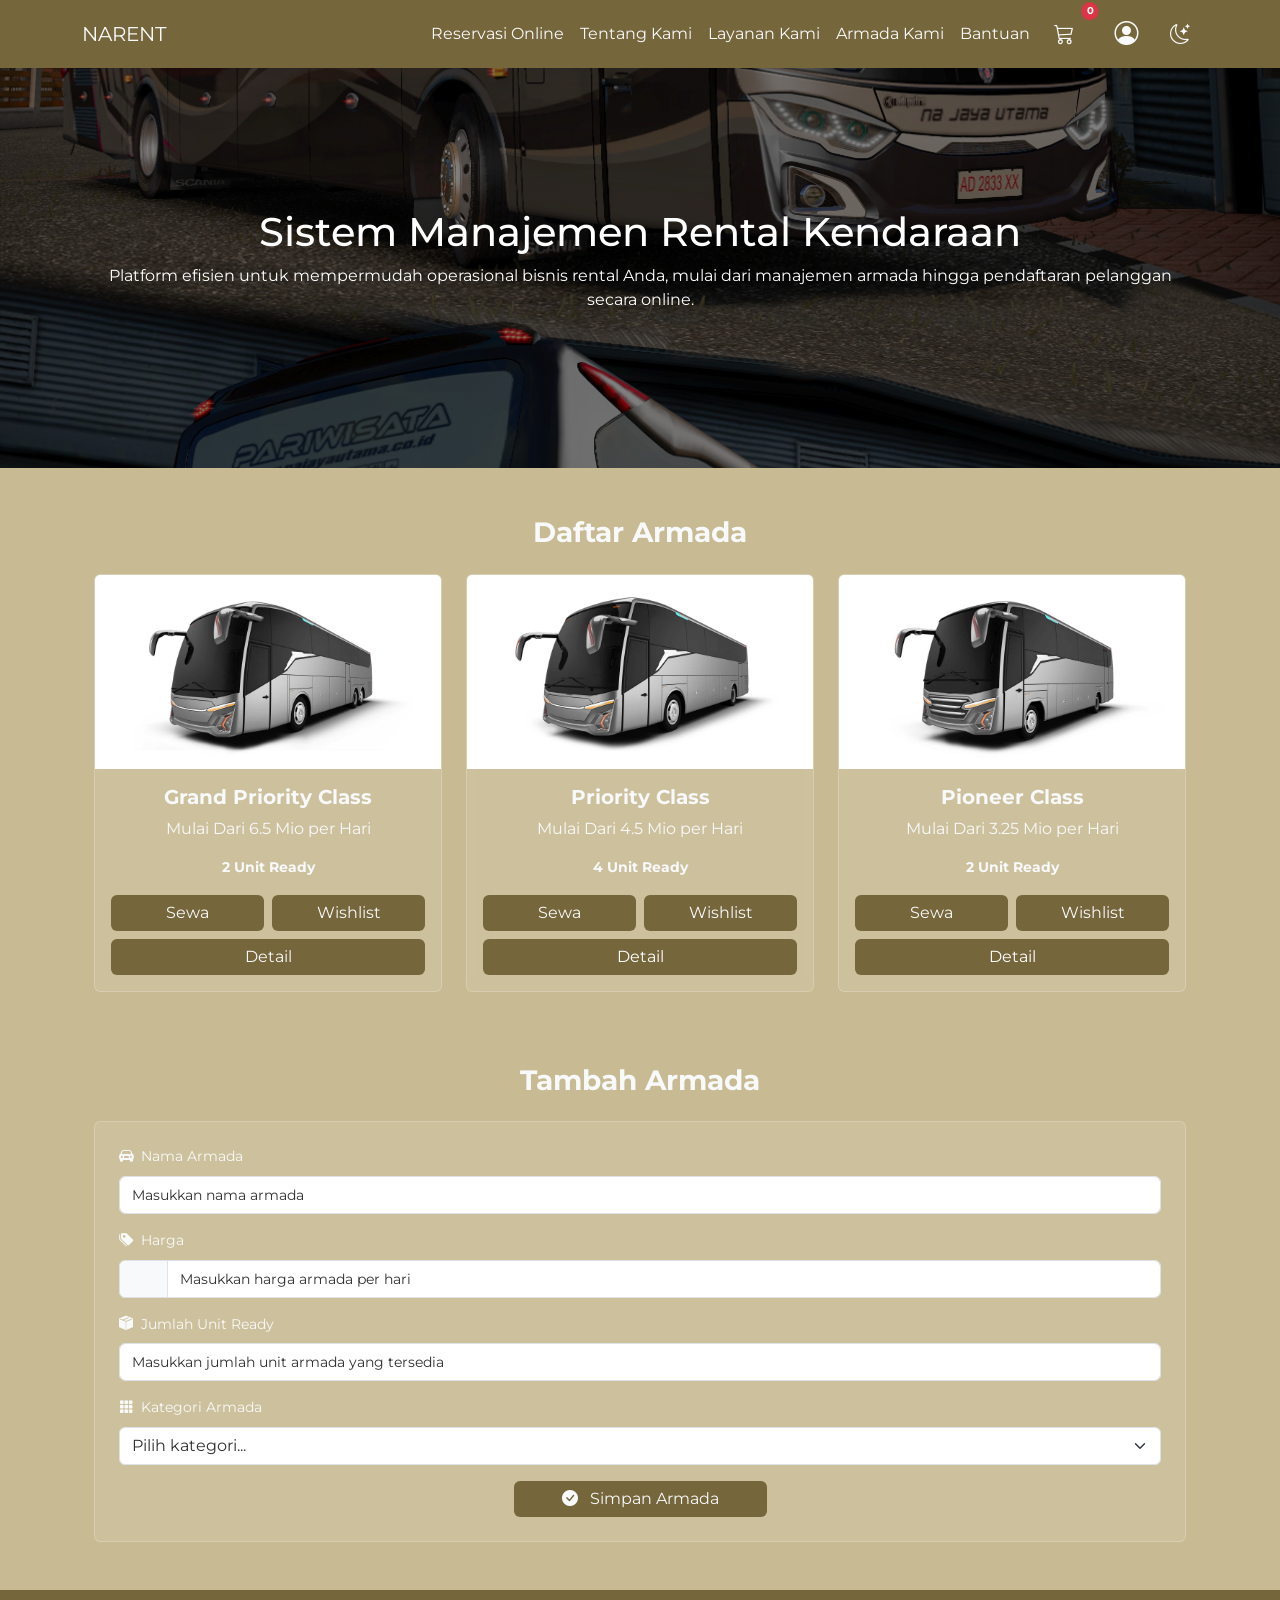
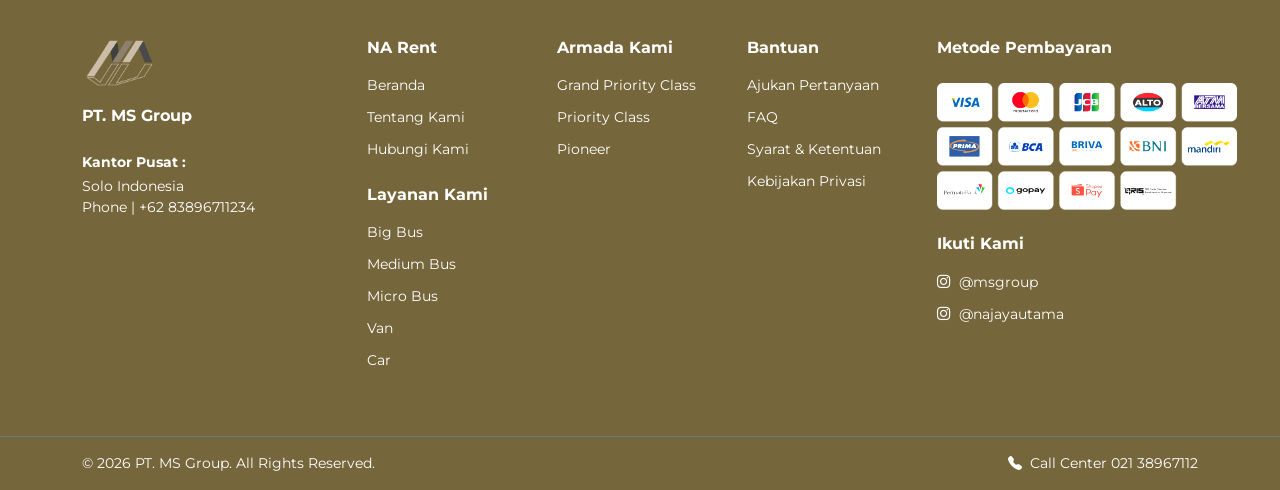
<file: narent/index.html>
<!DOCTYPE html>
<html lang="id">
<head>
    <meta charset="UTF-8">
    <title>narentcar</title>

    <link href="https://cdn.jsdelivr.net/npm/bootstrap@5.3.3/dist/css/bootstrap.min.css" rel="stylesheet">
    <link href="https://fonts.googleapis.com/css2?family=Montserrat:wght@400;700&display=swap" rel="stylesheet">
    <link rel="stylesheet" href="https://cdn.jsdelivr.net/npm/bootstrap-icons@1.11.3/font/bootstrap-icons.min.css">
    <link rel="stylesheet" href="css/style.css"/>
</head>
<body>
    <nav class="navbar navbar-expand-lg">
        <div class="container">
            <a class="navbar-brand" href="#">NARENT</a>

            <button class="navbar-toggler white" type="button" data-bs-toggle="collapse" data-bs-target="#navbarNav">
                <span class="navbar-toggler-icon"></span>
            </button>

            <div class="collapse navbar-collapse" id="navbarNav">
                <ul class="navbar-nav ms-auto align-items-center">
                    <li class="nav-item">
                        <a class="nav-link" href="#">
                            Reservasi Online
                         </a>
                    </li>                 
                    <li class="nav-item dropdown">
                        <a class="nav-link" href="#">
                            Tentang Kami
                        </a>
                    </li>
                    <li class="nav-item dropdown">
                        <a class="nav-link" href="#">
                            Layanan Kami
                        </a>
                    </li>
                    <li class="nav-item dropdown">
                        <a class="nav-link" href="#">
                            Armada Kami
                        </a>
                    </li>
                    <li class="nav-item dropdown">
                        <a class="nav-link" href="#">
                            Bantuan
                        </a>
                    </li>
                    <li class="nav-item">
                        <a class="nav-link position-relative px-3" href="javascript:void(0)" onclick="tampilkanWishlist()" title="Keranjang Wishlist">
                            <i class="bi bi-cart3 fs-5"></i> <span id="wishlist-count" class="position-absolute top-0 start-100 translate-middle badge rounded-pill bg-danger" style="font-size: 0.65rem; padding: 0.35em 0.5em;">
                                0
                            </span>
                        </a>
                    </li>
                    <li class="nav-item ms-lg-3">
                        <a class="nav-link" href="#">
                            <i class="bi bi-person-circle fs-4 me-2"></i>
                        </a>
                    </li>
                    <li class="nav-item ms-lg-2">
                        <button id="btn-theme" class="btn nav-link border-0 shadow-none" title="Ganti Tema">
                            <i class="bi bi-moon-stars fs-5" id="theme-icon"></i>
                        </button>
                    </li>
                </ul>
            </div>
        </div>
    </nav>

    <div class="hero text-center text-white d-flex align-items-center">
        <div class="container">
            <h1>Sistem Manajemen Rental Kendaraan</h1>
            <p>Platform efisien untuk mempermudah operasional bisnis rental Anda, mulai dari manajemen armada hingga pendaftaran pelanggan secara online.</p>
        </div>
    </div>

    <div class="daftar-armada container mt-5">
        <h3 class="mb-4 fw-bold">Daftar Armada</h3>
        <div class="row">
            <div class="col-md-4">
                <div class="card mb-4">
                    <img src="assets/jb5-shdt.jpg" class="card-img-top"/>
                    <div class="card-body">
                        <h5 class="card-title">Grand Priority Class</h5>
                        <p class="card-text">Mulai Dari 6.5 Mio per Hari</p>
                        <span class="stok-text mb-3">2 Unit Ready</span> <div class="d-flex justify-content-between w-100 mb-2">
                            <button class="btn btn-primary btn-sewa w-50 me-1">Sewa</button>
                            <button class="btn btn-primary btn-wishlist w-50 ms-1">Wishlist</button>
                        </div>
                        <a href="./armada/grandpriorityclass.html" class="btn btn-primary w-100">Detail</a>
                    </div>
                </div>
            </div>
            <div class="col-md-4">
                <div class="card mb-4">
                    <img src="assets/jb5-mhd.jpg" class="card-img-top"/>
                    <div class="card-body">
                        <h5 class="card-title">Priority Class</h5>
                        <p class="card-text">Mulai Dari 4.5 Mio per Hari</p>
                        <span class="stok-text mb-3">4 Unit Ready</span> <div class="d-flex justify-content-between w-100 mb-2">
                            <button class="btn btn-primary btn-sewa w-50 me-1">Sewa</button>
                            <button class="btn btn-primary btn-wishlist w-50 ms-1">Wishlist</button>
                        </div>
                        <a href="" class="btn btn-primary w-100">Detail</a>
                    </div>
                </div>
            </div>
            <div class="col-md-4">
                <div class="card mb-4">
                    <img src="assets/jb5-med.jpg" class="card-img-top"/>
                    <div class="card-body">
                        <h5 class="card-title">Pioneer Class</h5>
                        <p class="card-text">Mulai Dari 3.25 Mio per Hari</p>
                        <span class="stok-text mb-3">2 Unit Ready</span> <div class="d-flex justify-content-between w-100 mb-2">
                            <button class="btn btn-primary btn-sewa w-50 me-1">Sewa</button>
                            <button class="btn btn-primary btn-wishlist w-50 ms-1">Wishlist</button>
                        </div>
                        <a href="" class="btn btn-primary w-100">Detail</a>
                    </div>
                </div>
            </div>
        </div>
    </div>

    <div class="tambah-armada container mt-5 mb-5">
        <h3 class="mb-4 fw-bold text-white">Tambah Armada</h3>
        <div class="card p-4">
            <form>
                <div class="mb-3">
                    <label class="form-label d-flex align-items-center">
                        <i class="bi bi-car-front-fill me-2"></i> Nama Armada
                    </label>
                    <input style="-webkit-text-fill-color: rgb(49, 49, 49);" type="text" class="form-control" placeholder="Masukkan nama armada" />
                </div>

                <div class="mb-3">
                    <label class="form-label d-flex align-items-center">
                        <i class="bi bi-tags-fill me-2"></i> Harga
                    </label>
                    <div class="input-group">
                        <span class="input-group-text">Rp</span>
                        <input style="-webkit-text-fill-color: rgb(49, 49, 49);" type="number" class="form-control" placeholder="Masukkan harga armada per hari" />
                    </div>
                </div>
                <div class="mb-3">
                    <label class="form-label d-flex align-items-center">
                        <i class="bi bi-box-seam-fill me-2"></i> Jumlah Unit Ready
                    </label>
                    <input style="-webkit-text-fill-color: rgb(49, 49, 49);" type="number" class="form-control" placeholder="Masukkan jumlah unit armada yang tersedia" />
                </div>

                <div class="mb-3">
                    <label class="form-label d-flex align-items-center">
                        <i class="bi bi-grid-3x3-gap-fill me-2"></i> Kategori Armada
                    </label>
                    <select style="-webkit-text-fill-color: rgb(49, 49, 49);" class="form-select">
                        <option selected disabled>Pilih kategori...</option>
                        <option>Big Bus</option>
                        <option>Medium Bus</option>
                        <option>Micro Bus</option>
                        <option>Van</option>
                        <option>Car</option>
                    </select>
                </div>

                <div class="text-center">
                    <button type="submit" class="btn btn-primary px-5">
                        <i class="bi bi-check-circle-fill me-2"></i> Simpan Armada
                    </button>
                </div>
            </form>
        </div>
    </div>
    
    <footer class="main-footer">
        <div class="container py-5">
            <div class="row gy-4">
                <div class="col-lg-3 col-md-6">
                    <img src="assets/logo.png" alt="Logo" class="mb-3" style="max-height: 50px;">
                    <p class="fw-bold mb-1">PT. MS Group</p>
                    <div class="office-info mt-4">
                        <p class="fw-bold mb-1">Kantor Pusat :</p>
                        <p class="small">
                            Solo Indonesia<br>
                            Phone | +62 83896711234
                        </p>
                    </div>
                </div>
                <div class="col-lg-2 col-md-6">
                    <h6 class="fw-bold mb-3">NA Rent</h6>
                    <ul class="list-unstyled footer-links">
                        <li><a href="#">Beranda</a></li>
                        <li><a href="#">Tentang Kami</a></li>
                        <li><a href="#">Hubungi Kami</a></li>
                    </ul>
                    <h6 class="fw-bold mb-3 mt-4">Layanan Kami</h6>
                    <ul class="list-unstyled footer-links">
                        <li><a href="#">Big Bus</a></li>
                        <li><a href="#">Medium Bus</a></li>
                        <li><a href="#">Micro Bus</a></li>
                        <li><a href="#">Van</a></li>
                        <li><a href="#">Car</a></li>
                    </ul>
                </div>
                <div class="col-lg-2 col-md-6">
                    <h6 class="fw-bold mb-3">Armada Kami</h6>
                    <ul class="list-unstyled footer-links">
                        <li><a href="armada/grandpriorityclass.html">Grand Priority Class</a></li>
                        <li><a href="#">Priority Class</a></li>
                        <li><a href="#">Pioneer</a></li>
                    </ul>
                </div>
                <div class="col-lg-2 col-md-6">
                    <h6 class="fw-bold mb-3">Bantuan</h6>
                    <ul class="list-unstyled footer-links">
                        <li><a href="#">Ajukan Pertanyaan</a></li>
                        <li><a href="#">FAQ</a></li>
                        <li><a href="#">Syarat & Ketentuan</a></li>
                        <li><a href="#">Kebijakan Privasi</a></li>
                    </ul>
                </div>
                <div class="col-lg-3 col-md-12">
                    <h6 class="fw-bold mb-3">Metode Pembayaran</h6>
                    <div class="payment-grid">
                        <img src="assets/footer-payment.png" alt="Metode Pembayaran">
                    </div>  
                    <h6 class="fw-bold mb-3 mt-4">Ikuti Kami</h6>
                    <ul class="list-unstyled footer-links">
                        <li>
                            <a href="https://instagram.com/msgroup" class="text-white text-decoration-none">
                                <i class="bi bi-instagram me-2"></i>@msgroup
                            </a>
                        </li>
                        <li>
                            <a href="https://instagram.com/najayautama" class="text-white text-decoration-none">
                                <i class="bi bi-instagram me-2"></i>@najayautama
                            </a>
                        </li>
                    </ul>
                </div>
            </div>
        </div>
        <div class="footer-bottom py-3 border-top border-secondary">
            <div class="container d-flex flex-column flex-md-row justify-content-between align-items-center">
                <p class="mb-0 small">© 2026 PT. MS Group. All Rights Reserved.</p>
                <p class="mb-0 small">
                    <i class="bi bi-telephone-fill me-2"></i>Call Center 021 38967112
                </p>
            </div>
        </div>
    </footer>
    
    <div class="modal fade" id="wishlistModal" tabindex="-1" aria-hidden="true">
        <div class="modal-dialog">
            <div class="modal-content">
            <div class="modal-header">
                <h5 class="modal-title fw-bold">Daftar Wishlist Anda</h5>
                <button type="button" class="btn-close" data-bs-dismiss="modal" aria-label="Close"></button>
            </div>
            <div class="modal-body">
                <ul id="daftar-wishlist" class="list-group list-group-flush">
                    </ul>
            </div>
            <div class="modal-footer">
                <button type="button" class="btn btn-secondary" onclick="hapusWishlist()">Kosongkan</button>
                <button type="button" class="btn btn-primary" data-bs-dismiss="modal">Tutup</button>
            </div>
            </div>
        </div>
    </div>

    <script src="https://cdn.jsdelivr.net/npm/bootstrap@5.3.3/dist/js/bootstrap.bundle.min.js"></script>
    <script src="js/script.js"></script>
</body>
</html>
</file>
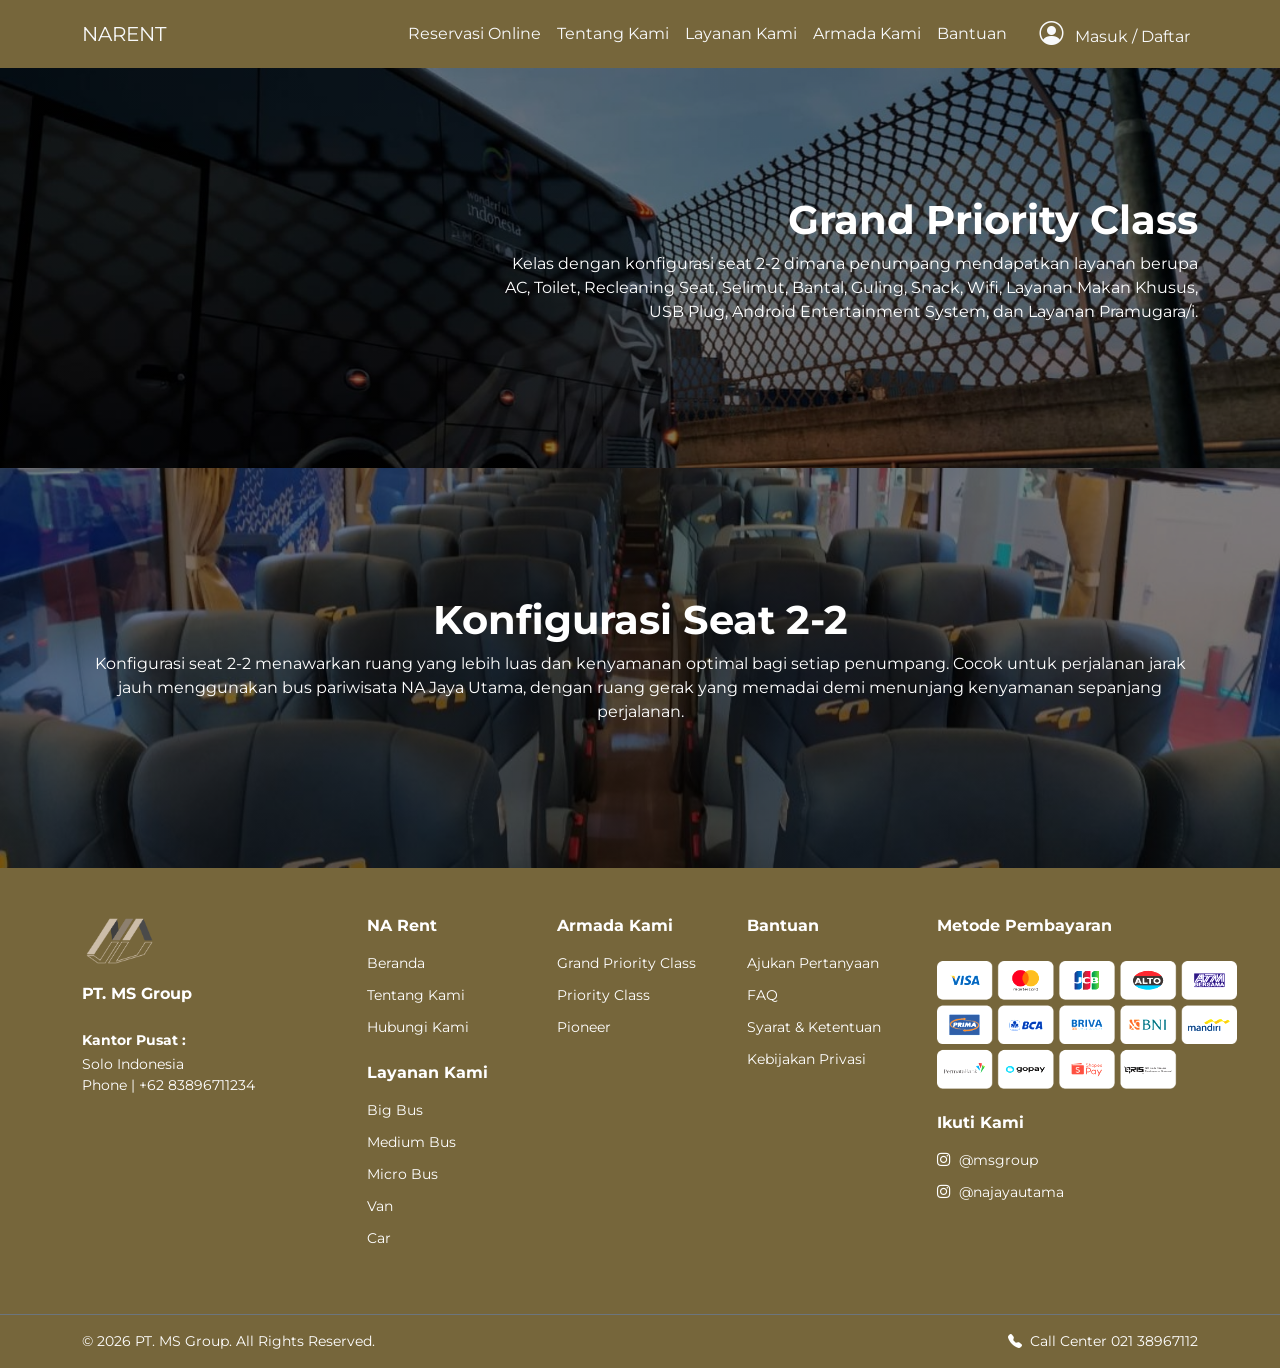
<file: narent/armada/grandpriorityclass.html>
<!DOCTYPE html>
<html lang="id">
<head>
    <meta charset="UTF-8">
    <title>narentcar</title>

    <link href="https://cdn.jsdelivr.net/npm/bootstrap@5.3.3/dist/css/bootstrap.min.css" rel="stylesheet">
    <link href="https://fonts.googleapis.com/css2?family=Montserrat:wght@400;700&display=swap" rel="stylesheet">
    <link rel="stylesheet" href="https://cdn.jsdelivr.net/npm/bootstrap-icons@1.11.3/font/bootstrap-icons.min.css">
    <link rel="stylesheet" href="../css/style.css"/>
</head>
<body>
    <nav class="navbar navbar-expand-lg">
        <div class="container">
            <a class="navbar-brand" href="#">NARENT</a>

            <button class="navbar-toggler white" type="button" data-bs-toggle="collapse" data-bs-target="#navbarNav">
                <span class="navbar-toggler-icon"></span>
            </button>

            <div class="collapse navbar-collapse" id="navbarNav">
                <ul class="navbar-nav ms-auto align-items-center">
                    <li class="nav-item">
                        <a class="nav-link" href="#">
                            Reservasi Online
                        </a>
                    </li>
                    <li class="nav-item dropdown">
                        <a class="nav-link" href="#">
                            Tentang Kami
                        </a>
                    </li>
                    <li class="nav-item dropdown">
                        <a class="nav-link" href="#">
                            Layanan Kami
                        </a>
                    </li>
                    <li class="nav-item dropdown">
                        <a class="nav-link" href="#">
                            Armada Kami
                        </a>
                    </li>
                    <li class="nav-item dropdown">
                        <a class="nav-link" href="#">
                            Bantuan
                        </a>
                    </li>
                    <li class="nav-item ms-lg-3">
                        <a class="nav-link" href="#">
                            <i class="bi bi-person-circle fs-4 me-2"></i> Masuk / Daftar
                        </a>
                    </li>
                </ul>
            </div>
        </div>
    </nav>
    
    <div class="armada-gpc text-white d-flex align-items-center">
        <div class="container">
            <h1 class="text-right fw-bold">Grand Priority Class</h1>
            <p>Kelas dengan konfigurasi seat 2-2 dimana penumpang mendapatkan layanan berupa <br> AC, Toilet, Recleaning Seat, Selimut, Bantal, Guling, Snack, Wifi, Layanan Makan Khusus, <br> USB Plug, Android Entertainment System, dan Layanan Pramugara/i.</p>
        </div>
    </div>

    <div class="gpc-interior text-center text-white d-flex align-items-center">
        <div class="container">
            <h1 class="text-right fw-bold">Konfigurasi Seat 2-2</h1>
            <p>Konfigurasi seat 2-2 menawarkan ruang yang lebih luas dan kenyamanan optimal bagi setiap penumpang. Cocok untuk perjalanan jarak jauh menggunakan bus pariwisata NA Jaya Utama, dengan ruang gerak yang memadai demi menunjang kenyamanan sepanjang perjalanan.</p>
        </div>
    </div>

    <footer class="main-footer">
        <div class="container py-5">
            <div class="row gy-4">
                <div class="col-lg-3 col-md-6">
                    <img src="../assets/logo.png" alt="Logo" class="mb-3" style="max-height: 50px;">
                    <p class="fw-bold mb-1">PT. MS Group</p>
                    <div class="office-info mt-4">
                        <p class="fw-bold mb-1">Kantor Pusat :</p>
                        <p class="small">
                            Solo Indonesia<br>
                            Phone | +62 83896711234
                        </p>
                    </div>
                </div>
                <div class="col-lg-2 col-md-6">
                    <h6 class="fw-bold mb-3">NA Rent</h6>
                    <ul class="list-unstyled footer-links">
                        <li><a href="../index.html">Beranda</a></li>
                        <li><a href="#">Tentang Kami</a></li>
                        <li><a href="#">Hubungi Kami</a></li>
                    </ul>
                    <h6 class="fw-bold mb-3 mt-4">Layanan Kami</h6>
                    <ul class="list-unstyled footer-links">
                        <li><a href="#">Big Bus</a></li>
                        <li><a href="#">Medium Bus</a></li>
                        <li><a href="#">Micro Bus</a></li>
                        <li><a href="#">Van</a></li>
                        <li><a href="#">Car</a></li>
                    </ul>
                </div>
                <div class="col-lg-2 col-md-6">
                    <h6 class="fw-bold mb-3">Armada Kami</h6>
                    <ul class="list-unstyled footer-links">
                        <li><a href="#">Grand Priority Class</a></li>
                        <li><a href="#">Priority Class</a></li>
                        <li><a href="#">Pioneer</a></li>
                    </ul>
                </div>
                <div class="col-lg-2 col-md-6">
                    <h6 class="fw-bold mb-3">Bantuan</h6>
                    <ul class="list-unstyled footer-links">
                        <li><a href="#">Ajukan Pertanyaan</a></li>
                        <li><a href="#">FAQ</a></li>
                        <li><a href="#">Syarat & Ketentuan</a></li>
                        <li><a href="#">Kebijakan Privasi</a></li>
                    </ul>
                </div>
                <div class="col-lg-3 col-md-12">
                    <h6 class="fw-bold mb-3">Metode Pembayaran</h6>
                    <div class="payment-grid">
                        <img src="../assets/footer-payment.png" alt="Metode Pembayaran">
                    </div>
                    <h6 class="fw-bold mb-3 mt-4">Ikuti Kami</h6>
                    <ul class="list-unstyled footer-links">
                        <li>
                            <a href="https://instagram.com/msgroup" class="text-white text-decoration-none">
                                <i class="bi bi-instagram me-2"></i>@msgroup
                            </a>
                        </li>
                        <li>
                            <a href="https://instagram.com/najayautama" class="text-white text-decoration-none">
                                <i class="bi bi-instagram me-2"></i>@najayautama
                            </a>
                        </li>
                    </ul>
                </div>
            </div>
        </div>
        <div class="footer-bottom py-3 border-top border-secondary">
            <div class="container d-flex flex-column flex-md-row justify-content-between align-items-center">
                <p class="mb-0 small">© 2026 PT. MS Group. All Rights Reserved.</p>
                <p class="mb-0 small">
                    <i class="bi bi-telephone-fill me-2"></i>Call Center 021 38967112
                </p>
            </div>
        </div>
    </footer>


    <script src="https://cdn.jsdelivr.net/npm/bootstrap@5.3.3/dist/js/bootstrap.bundle.min.js"></script>
</body>
</html>
</file>
<file: narent/css/style.css>
body {
    font-family: 'Montserrat', sans-serif;
    background-color: #c8ba92; 
    color: #212529;
    transition: background-color 0.3s ease, color 0.3s ease;
}

body.dark-mode {
    background-color: #2c2616;
    color: #f8f9fa;
}

body.dark-mode nav {
    background-color: #1f1f1f; 
}

body.dark-mode .card {
    background-color: rgba(0, 0, 0, 0.4); 
    border-color: rgba(255, 255, 255, 0.1);
}

body.dark-mode .main-footer, 
body.dark-mode .footer-bottom {
    background-color: #1a1a1a; 
}

body.dark-mode .modal-content {
    background-color: #1f1f1f;
    color: #ffffff; 
    border: 1px solid rgba(255, 255, 255, 0.2);
}

body.dark-mode .modal-header {
    border-bottom: 1px solid rgba(255, 255, 255, 0.1);
}

body.dark-mode .modal-footer {
    border-top: 1px solid rgba(255, 255, 255, 0.1);
}

body.dark-mode .modal-title {
    color: #ffffff !important;
}

body.dark-mode .list-group-item {
    background-color: transparent;
    color: #ffffff;
    border-color: rgba(255, 255, 255, 0.1);
}

body.dark-mode .btn-close {
    filter: invert(1) grayscale(100%) brightness(200%);
}

body:not(.dark-mode) .btn-primary {
    background: #76663b !important;
    border: none !important;
}

body.dark-mode .modal-body .text-muted {
    color: #cbd5e0 !important; 
}

body.dark-mode .modal-body small {
    color: #f8f9fa !important;
}

body.dark-mode .modal-body h6 {
    color: #ffffff !important;
}

body.dark-mode #sewaModal .modal-content,
body.dark-mode #wishlistNotifModal .modal-content {
    background-color: #1f1f1f;
    color: white;
}

body.dark-mode .text-muted {
    color: #cbd5e0 !important;
}

.hero {
    height: 400px;
    background-image: linear-gradient(rgba(0, 0, 0, 0.5), rgba(0, 0, 0, 0.5)), url("../assets/bg-hp.jpg");
    background-size: cover;
    background-position: center;
    background-repeat: no-repeat;
    position: relative;
    display: flex;
    align-items: center;
    justify-content: center;
}

footer {
    margin-top: 50px;
}

nav {
    background-color: #76663b;
    font-family: 'Montserrat', sans-serif;
}

.navbar-toggler-icon {
    filter: invert(100%);
}

.navbar-toggler {
    border-color: rgba(255, 255, 255, 0.5);
}
.navbar-toggler:focus {
    box-shadow: 0 0 0 0.25rem rgba(255, 255, 255, 0.25) !important;
}
.navbar-brand, .nav-link {
    color: #f8f9fa !important;
}

.navbar-toggler:active,
.navbar-toggler-icon:focus {
    outline: none !important;
    box-shadow: none !important;
}

.card {
    background-color: rgba(255, 255, 255, 0.1);
    border: 1px solid rgba(255, 255, 255, 0.2);
    backdrop-filter: blur(5px);
    color: white;
    font-family: 'Montserrat', sans-serif;
}

.card-title {
    text-align: center;
    font-weight: 700;
    color: #ffffff;
}

.card-text {
    text-align: center;
    font-weight: 400;
    color: #f8f9fa;
}

.card-body {
    display: flex;
    flex-direction: column;
    align-items: center;
    text-align: center;
}

.btn-primary {
    background: linear-gradient(rgba(255, 255, 255, 0.4), rgba(255, 255, 255, 0.5)) !important;
    border: 0px solid white !important;
    color: white !important;
    font-family: 'Montserrat', sans-serif;
    font-weight: 400;
    transition: 0.3s;
    display: inline-block;
}

.btn-primary:hover {
    background-color: white !important;
    color: #2c2616 !important;
}

.daftar-armada {
    text-align: center;
    -webkit-text-fill-color: #f8f9fa;
    font-family: 'Montserrat', sans-serif;
    font-weight: 700;
    width: 100%;
    padding-right: var(--bs-gutter-x, 0.75rem);
    padding-left: var(--bs-gutter-x, 0.75rem);
    margin-right: auto;
    margin-left: auto;
    margin-top: 3rem !important; 
}

.tambah-armada {
    width: 100%;
    text-align: center;
    -webkit-text-fill-color: #f8f9fa;
    font-family: 'Montserrat', sans-serif;
    padding-right: var(--bs-gutter-x, 0.75rem);
    padding-left: var(--bs-gutter-x, 0.75rem);
    margin-right: auto;
    margin-left: auto;
    margin-top: 3rem !important;
    margin-bottom: 3rem !important;
}

footer {
    background-color: #76663b;
    font-family: 'Montserrat', sans-serif;
}

.form-label {
    color: white;
    font-family: 'Montserrat', sans-serif;
    font-size: 0.9rem;
}

.form-label i {
    color: #f8f9fa;
}

.armada-gpc {
    height: 400px;
    background-image: linear-gradient(rgba(0, 0, 0, 0.5), rgba(0, 0, 0, 0.5)), url("../assets/gpc.jpg");
    background-size: cover;
    background-position: center;
    background-repeat: no-repeat;
    position: relative;
    display: flex;
    align-items: center; 
    justify-content: flex-end; 
    text-align: right; 
}

.gpc-interior{
    height: 400px;
    background-image: linear-gradient(rgba(0, 0, 0, 0.5), rgba(0, 0, 0, 0.5)), url("../assets/gpc-interior.jpg");
    background-size: cover;
    background-position: center;
    background-repeat: no-repeat;
    position: relative;
    display: flex;
    align-items: center;
    justify-content: center;
}

.main-footer {
    margin-top: 0px;
    background-color: #76663b;
    color: #ffffff;
    font-family: 'Montserrat', sans-serif;
}

.footer-links li {
    margin-bottom: 8px;
}

.footer-links a {
    color: #ffffff;
    text-decoration: none;
    font-size: 0.85rem;
    transition: color 0.3s;
}

.footer-links a:hover {
    color: #76663b;
}

.payment-grid {
    display: grid;
    grid-template-columns: repeat(5, 1fr);
    gap: 5px;
    max-width: 250px;
}

.payment-grid img {
    width: 300px;
    height: auto;
    display: block;
    margin-top: 10px;
    filter: brightness(1.2);
}

.footer-bottom {
    background-color: #76663b;
}

.office-info p {
    font-size: 0.85rem;
}

.stok-text {
    display: block;
    margin-bottom: 15px;
    font-size: 0.9rem;
    color: #f8f9fa;
}

.btn-login {
    background-color: rgba(255, 255, 255, 0.4);
    color: #2c2616 !important;
    border: 1px solid rgba(0, 0, 0, 0.1) !important; 
    font-family: 'Montserrat', sans-serif;
    font-weight: 500;
    transition: 0.3s ease;
}

.btn-login:hover {
    background-color: rgba(255, 255, 255, 0.8) !important;
    color: #000000 !important;
}

::placeholder {
    color: rgba(28, 28, 28, 0.5) !important;
    font-size: 0.9rem;
}
</file>
